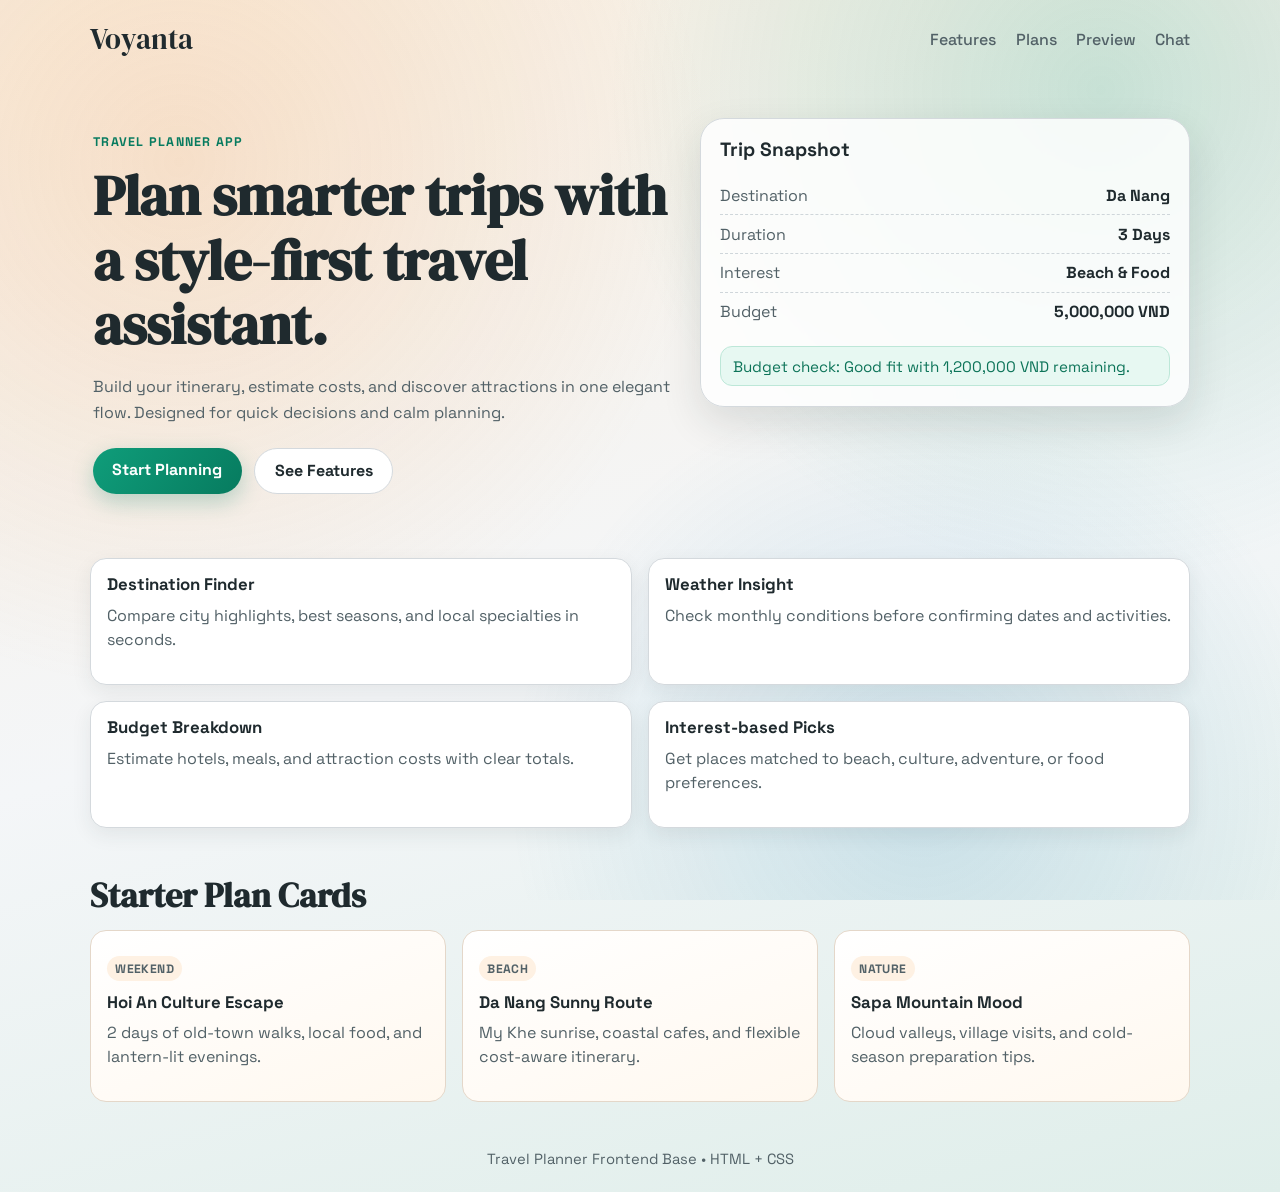
<file: services/frontend/index.html>
<!DOCTYPE html>
<html lang="en">

<head>
    <meta charset="UTF-8" />
    <meta name="viewport" content="width=device-width, initial-scale=1.0" />
    <title>Voyanta Travel Planner</title>
    <link rel="preconnect" href="https://fonts.googleapis.com" />
    <link rel="preconnect" href="https://fonts.gstatic.com" crossorigin />
    <link
        href="https://fonts.googleapis.com/css2?family=Space+Grotesk:wght@400;500;700&family=DM+Serif+Display:ital@0;1&display=swap"
        rel="stylesheet" />
    <link rel="stylesheet" href="styles.css" />
</head>

<body>
    <div class="page-bg" aria-hidden="true"></div>

    <header class="site-header">
        <a class="brand" href="#">Voyanta</a>
        <nav class="main-nav" aria-label="Main navigation">
            <a href="#features">Features</a>
            <a href="#plans">Plans</a>
            <a href="#preview">Preview</a>
            <a href="chat.html">Chat</a>
        </nav>
    </header>

    <main>
        <section class="hero">
            <div class="hero-copy">
                <p class="eyebrow">Travel Planner App</p>
                <h1>Plan smarter trips with a style-first travel assistant.</h1>
                <p class="lead">
                    Build your itinerary, estimate costs, and discover attractions in one elegant flow.
                    Designed for quick decisions and calm planning.
                </p>
                <div class="hero-actions">
                    <a class="btn btn-primary" href="chat.html">Start Planning</a>
                    <a class="btn btn-secondary" href="#features">See Features</a>
                </div>
            </div>

            <aside class="hero-card" id="preview" aria-label="Trip preview">
                <h2>Trip Snapshot</h2>
                <ul>
                    <li><span>Destination</span><strong>Da Nang</strong></li>
                    <li><span>Duration</span><strong>3 Days</strong></li>
                    <li><span>Interest</span><strong>Beach & Food</strong></li>
                    <li><span>Budget</span><strong>5,000,000 VND</strong></li>
                </ul>
                <p class="status success">Budget check: Good fit with 1,200,000 VND remaining.</p>
            </aside>
        </section>

        <section class="feature-grid" id="features" aria-label="Core features">
            <article class="feature-card">
                <h3>Destination Finder</h3>
                <p>Compare city highlights, best seasons, and local specialties in seconds.</p>
            </article>
            <article class="feature-card">
                <h3>Weather Insight</h3>
                <p>Check monthly conditions before confirming dates and activities.</p>
            </article>
            <article class="feature-card">
                <h3>Budget Breakdown</h3>
                <p>Estimate hotels, meals, and attraction costs with clear totals.</p>
            </article>
            <article class="feature-card">
                <h3>Interest-based Picks</h3>
                <p>Get places matched to beach, culture, adventure, or food preferences.</p>
            </article>
        </section>

        <section class="plans" id="plans" aria-label="Suggested plans">
            <h2>Starter Plan Cards</h2>
            <div class="plan-list">
                <article class="plan-card">
                    <p class="plan-tag">Weekend</p>
                    <h3>Hoi An Culture Escape</h3>
                    <p>2 days of old-town walks, local food, and lantern-lit evenings.</p>
                </article>
                <article class="plan-card">
                    <p class="plan-tag">Beach</p>
                    <h3>Da Nang Sunny Route</h3>
                    <p>My Khe sunrise, coastal cafes, and flexible cost-aware itinerary.</p>
                </article>
                <article class="plan-card">
                    <p class="plan-tag">Nature</p>
                    <h3>Sapa Mountain Mood</h3>
                    <p>Cloud valleys, village visits, and cold-season preparation tips.</p>
                </article>
            </div>
        </section>
    </main>

    <footer class="site-footer">
        <p>Travel Planner Frontend Base • HTML + CSS</p>
    </footer>
</body>

</html>
</file>
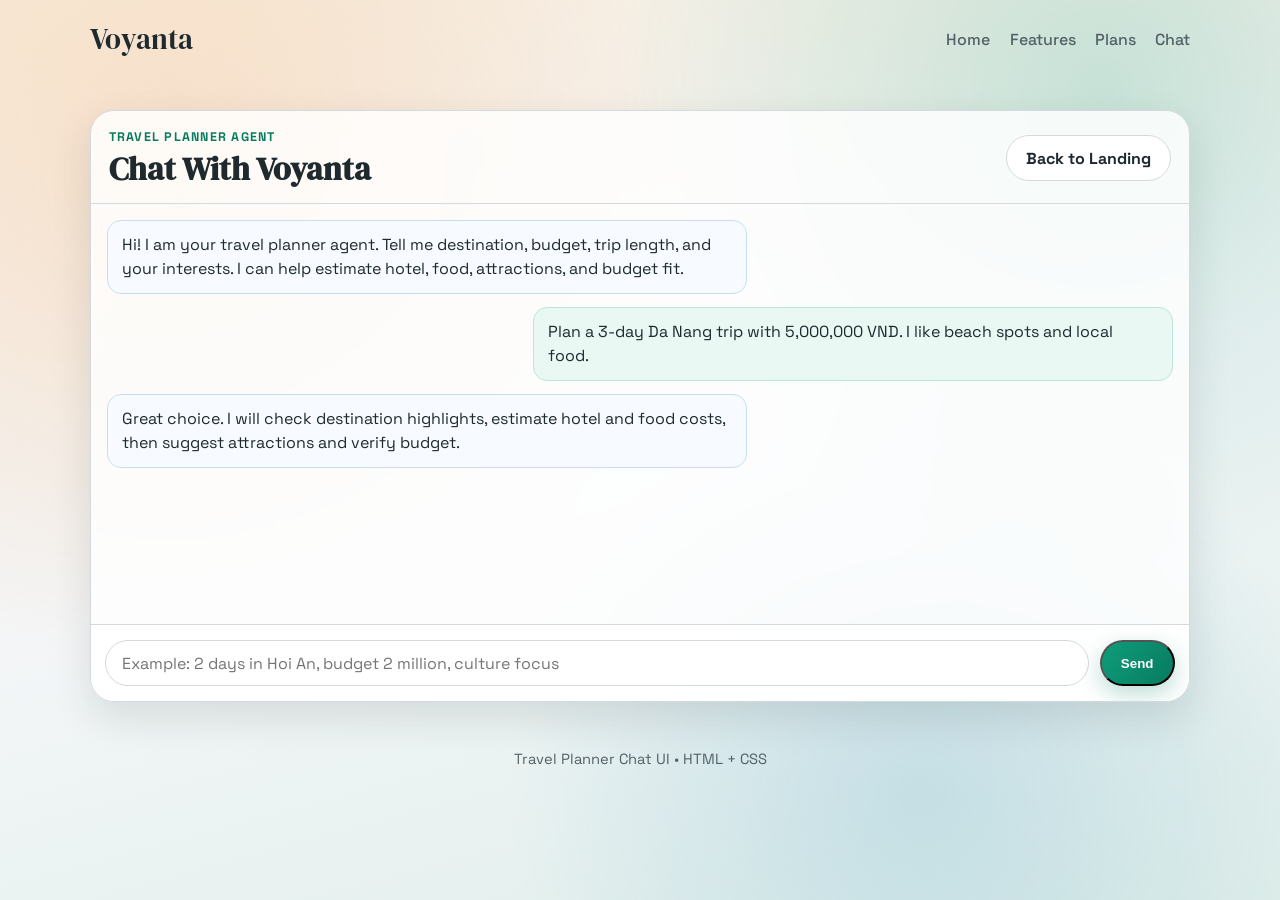
<file: services/frontend/chat.html>
<!DOCTYPE html>
<html lang="en">

<head>
    <meta charset="UTF-8" />
    <meta name="viewport" content="width=device-width, initial-scale=1.0" />
    <title>Voyanta Agent Chat</title>
    <link rel="preconnect" href="https://fonts.googleapis.com" />
    <link rel="preconnect" href="https://fonts.gstatic.com" crossorigin />
    <link
        href="https://fonts.googleapis.com/css2?family=Space+Grotesk:wght@400;500;700&family=DM+Serif+Display:ital@0;1&display=swap"
        rel="stylesheet" />
    <link rel="stylesheet" href="styles.css" />
</head>

<body>
    <div class="page-bg" aria-hidden="true"></div>

    <header class="site-header">
        <a class="brand" href="index.html">Voyanta</a>
        <nav class="main-nav" aria-label="Main navigation">
            <a href="index.html">Home</a>
            <a href="index.html#features">Features</a>
            <a href="index.html#plans">Plans</a>
            <a href="chat.html">Chat</a>
        </nav>
    </header>

    <main class="chat-page">
        <section class="chat-shell" aria-label="Travel planner chat">
            <div class="chat-header">
                <div>
                    <p class="eyebrow">Travel Planner Agent</p>
                    <h1>Chat With Voyanta</h1>
                </div>
                <a class="btn btn-secondary" href="index.html">Back to Landing</a>
            </div>

            <div class="chat-window" role="log" aria-live="polite">
                <article class="bubble bubble-agent">
                    <p>
                        Hi! I am your travel planner agent. Tell me destination, budget, trip length, and your
                        interests. I can help estimate hotel, food, attractions, and budget fit.
                    </p>
                </article>

                <article class="bubble bubble-user">
                    <p>Plan a 3-day Da Nang trip with 5,000,000 VND. I like beach spots and local food.</p>
                </article>

                <article class="bubble bubble-agent">
                    <p>
                        Great choice. I will check destination highlights, estimate hotel and food costs, then suggest
                        attractions and verify budget.
                    </p>
                </article>
            </div>

            <form class="chat-input-area" action="#" method="get">
                <label for="trip-message" class="sr-only">Message</label>
                <input id="trip-message" name="message" type="text"
                    placeholder="Example: 2 days in Hoi An, budget 2 million, culture focus"
                    aria-label="Type your trip request" />
                <button class="btn btn-primary" type="submit">Send</button>
            </form>
        </section>
    </main>

    <footer class="site-footer">
        <p>Travel Planner Chat UI • HTML + CSS</p>
    </footer>
</body>

</html>
</file>
<file: services/frontend/styles.css>
:root {
    --bg-top: #f8efe2;
    --bg-mid: #f4f6f8;
    --bg-bottom: #dfeeea;
    --ink: #1f2a2e;
    --ink-soft: #526167;
    --surface: #ffffffd1;
    --surface-strong: #ffffff;
    --line: #d4d9dd;
    --accent: #0f9d7a;
    --accent-strong: #077b5f;
    --highlight: #f59b4f;
    --shadow: 0 16px 40px rgba(25, 38, 42, 0.12);
    --radius-lg: 24px;
    --radius-md: 16px;
}

* {
    box-sizing: border-box;
}

body {
    margin: 0;
    font-family: "Space Grotesk", "Segoe UI", sans-serif;
    color: var(--ink);
    min-height: 100vh;
    background: linear-gradient(165deg, var(--bg-top) 0%, var(--bg-mid) 52%, var(--bg-bottom) 100%);
}

.page-bg {
    position: fixed;
    inset: 0;
    pointer-events: none;
    z-index: -1;
    background-image:
        radial-gradient(circle at 14% 18%, rgba(245, 155, 79, 0.2), transparent 40%),
        radial-gradient(circle at 86% 10%, rgba(15, 157, 122, 0.2), transparent 36%),
        radial-gradient(circle at 72% 88%, rgba(23, 130, 180, 0.16), transparent 34%);
}

.site-header,
.hero,
.feature-grid,
.plans,
.site-footer {
    width: min(1100px, calc(100% - 3rem));
    margin-inline: auto;
}

.site-header {
    padding: 1.2rem 0;
    display: flex;
    justify-content: space-between;
    align-items: center;
}

.brand {
    font-family: "DM Serif Display", Georgia, serif;
    font-size: 1.8rem;
    color: var(--ink);
    text-decoration: none;
}

.main-nav {
    display: flex;
    gap: 1.2rem;
}

.main-nav a {
    color: var(--ink-soft);
    text-decoration: none;
    font-weight: 500;
}

.main-nav a:hover {
    color: var(--accent-strong);
}

.hero {
    margin-top: 2.5rem;
    display: grid;
    grid-template-columns: 1.2fr 1fr;
    gap: 1.4rem;
    align-items: start;
}

.hero-copy {
    padding: 1rem 0.2rem;
}

.eyebrow {
    margin: 0;
    color: var(--accent-strong);
    letter-spacing: 0.1em;
    text-transform: uppercase;
    font-size: 0.78rem;
    font-weight: 700;
}

h1,
h2,
h3 {
    margin: 0;
    line-height: 1.15;
}

h1 {
    margin-top: 0.85rem;
    font-family: "DM Serif Display", Georgia, serif;
    font-size: clamp(2.1rem, 4.4vw, 3.7rem);
}

.lead {
    margin-top: 1rem;
    color: var(--ink-soft);
    max-width: 58ch;
    line-height: 1.6;
}

.hero-actions {
    margin-top: 1.4rem;
    display: flex;
    flex-wrap: wrap;
    gap: 0.8rem;
}

.btn {
    text-decoration: none;
    border-radius: 999px;
    padding: 0.72rem 1.2rem;
    font-weight: 700;
    transition: transform 0.2s ease, box-shadow 0.2s ease;
}

.btn:hover {
    transform: translateY(-1px);
}

.btn-primary {
    color: #fff;
    background: linear-gradient(125deg, var(--accent) 0%, var(--accent-strong) 100%);
    box-shadow: 0 8px 22px rgba(7, 123, 95, 0.26);
}

.btn-secondary {
    color: var(--ink);
    background: var(--surface-strong);
    border: 1px solid var(--line);
}

.hero-card {
    background: var(--surface);
    border: 1px solid var(--line);
    border-radius: var(--radius-lg);
    padding: 1.2rem;
    backdrop-filter: blur(3px);
    box-shadow: var(--shadow);
    animation: rise-in 500ms ease;
}

.hero-card h2 {
    font-size: 1.2rem;
}

.hero-card ul {
    margin: 1rem 0;
    padding: 0;
    list-style: none;
}

.hero-card li {
    display: flex;
    justify-content: space-between;
    padding: 0.52rem 0;
    border-bottom: 1px dashed #cfd6da;
}

.hero-card li:last-child {
    border-bottom: 0;
}

.hero-card span {
    color: var(--ink-soft);
}

.status {
    margin: 0;
    padding: 0.6rem 0.7rem;
    border-radius: 12px;
    font-size: 0.95rem;
}

.status.success {
    background: #e7f8f2;
    color: #0d7459;
    border: 1px solid #bde7d8;
}

.feature-grid {
    margin-top: 3rem;
    display: grid;
    grid-template-columns: repeat(2, minmax(0, 1fr));
    gap: 1rem;
}

.feature-card {
    background: var(--surface-strong);
    border: 1px solid var(--line);
    border-radius: var(--radius-md);
    padding: 1rem;
    box-shadow: 0 7px 20px rgba(35, 47, 52, 0.08);
}

.feature-card h3 {
    font-size: 1.05rem;
}

.feature-card p {
    margin-top: 0.6rem;
    color: var(--ink-soft);
    line-height: 1.5;
}

.plans {
    margin-top: 3rem;
}

.plans h2 {
    font-family: "DM Serif Display", Georgia, serif;
    font-size: clamp(1.5rem, 3vw, 2.1rem);
}

.plan-list {
    margin-top: 1rem;
    display: grid;
    grid-template-columns: repeat(3, minmax(0, 1fr));
    gap: 1rem;
}

.plan-card {
    background: linear-gradient(160deg, #ffffff 0%, #fff8ef 100%);
    border: 1px solid #e4d7c9;
    border-radius: var(--radius-md);
    padding: 1rem;
}

.plan-tag {
    margin: 0;
    display: inline-block;
    padding: 0.22rem 0.52rem;
    border-radius: 999px;
    background: #fef1e3;
    color: #9d5515;
    font-size: 0.76rem;
    font-weight: 700;
    letter-spacing: 0.03em;
    text-transform: uppercase;
}

.plan-card h3 {
    margin-top: 0.72rem;
    font-size: 1.05rem;
}

.plan-card p {
    margin-top: 0.55rem;
    color: var(--ink-soft);
    line-height: 1.5;
}

.site-footer {
    margin: 3rem auto 1.5rem;
    text-align: center;
    color: var(--ink-soft);
    font-size: 0.92rem;
}

.chat-page {
    width: min(1100px, calc(100% - 3rem));
    margin: 2rem auto 0;
}

.chat-shell {
    background: var(--surface);
    border: 1px solid var(--line);
    border-radius: var(--radius-lg);
    box-shadow: var(--shadow);
    backdrop-filter: blur(3px);
    overflow: hidden;
}

.chat-header {
    padding: 1.1rem 1.1rem 1rem;
    display: flex;
    justify-content: space-between;
    align-items: center;
    gap: 1rem;
    border-bottom: 1px solid var(--line);
}

.chat-header h1 {
    margin-top: 0.35rem;
    font-family: "DM Serif Display", Georgia, serif;
    font-size: clamp(1.35rem, 3vw, 2rem);
}

.chat-window {
    padding: 1rem;
    min-height: 420px;
    max-height: 58vh;
    overflow-y: auto;
    display: flex;
    flex-direction: column;
    gap: 0.8rem;
}

.bubble {
    max-width: min(78%, 640px);
    padding: 0.75rem 0.9rem;
    border-radius: 14px;
    line-height: 1.5;
    border: 1px solid transparent;
}

.bubble p {
    margin: 0;
}

.bubble-agent {
    align-self: flex-start;
    background: #f7fbff;
    border-color: #c7def1;
}

.bubble-user {
    align-self: flex-end;
    background: #e9f8f3;
    border-color: #b9e7d7;
}

.chat-input-area {
    padding: 0.9rem;
    border-top: 1px solid var(--line);
    display: flex;
    gap: 0.65rem;
    background: #ffffffd9;
}

.chat-input-area input {
    flex: 1;
    border: 1px solid var(--line);
    border-radius: 999px;
    padding: 0.74rem 0.95rem;
    font: inherit;
    color: var(--ink);
    background: #fff;
}

.chat-input-area input:focus {
    outline: 2px solid #86d7c2;
    outline-offset: 1px;
}

.sr-only {
    position: absolute;
    width: 1px;
    height: 1px;
    padding: 0;
    margin: -1px;
    overflow: hidden;
    clip: rect(0, 0, 0, 0);
    white-space: nowrap;
    border: 0;
}

@keyframes rise-in {
    from {
        opacity: 0;
        transform: translateY(10px);
    }

    to {
        opacity: 1;
        transform: translateY(0);
    }
}

@media (max-width: 900px) {
    .hero {
        grid-template-columns: 1fr;
    }

    .feature-grid {
        grid-template-columns: 1fr;
    }

    .plan-list {
        grid-template-columns: 1fr;
    }
}

@media (max-width: 620px) {

    .site-header,
    .hero,
    .feature-grid,
    .plans,
    .site-footer {
        width: min(1100px, calc(100% - 1.4rem));
    }

    .main-nav {
        gap: 0.75rem;
        font-size: 0.92rem;
    }

    .brand {
        font-size: 1.5rem;
    }

    .chat-page {
        width: min(1100px, calc(100% - 1.4rem));
        margin-top: 1rem;
    }

    .chat-header {
        flex-direction: column;
        align-items: flex-start;
    }

    .bubble {
        max-width: 100%;
    }

    .chat-input-area {
        flex-direction: column;
    }
}
</file>
